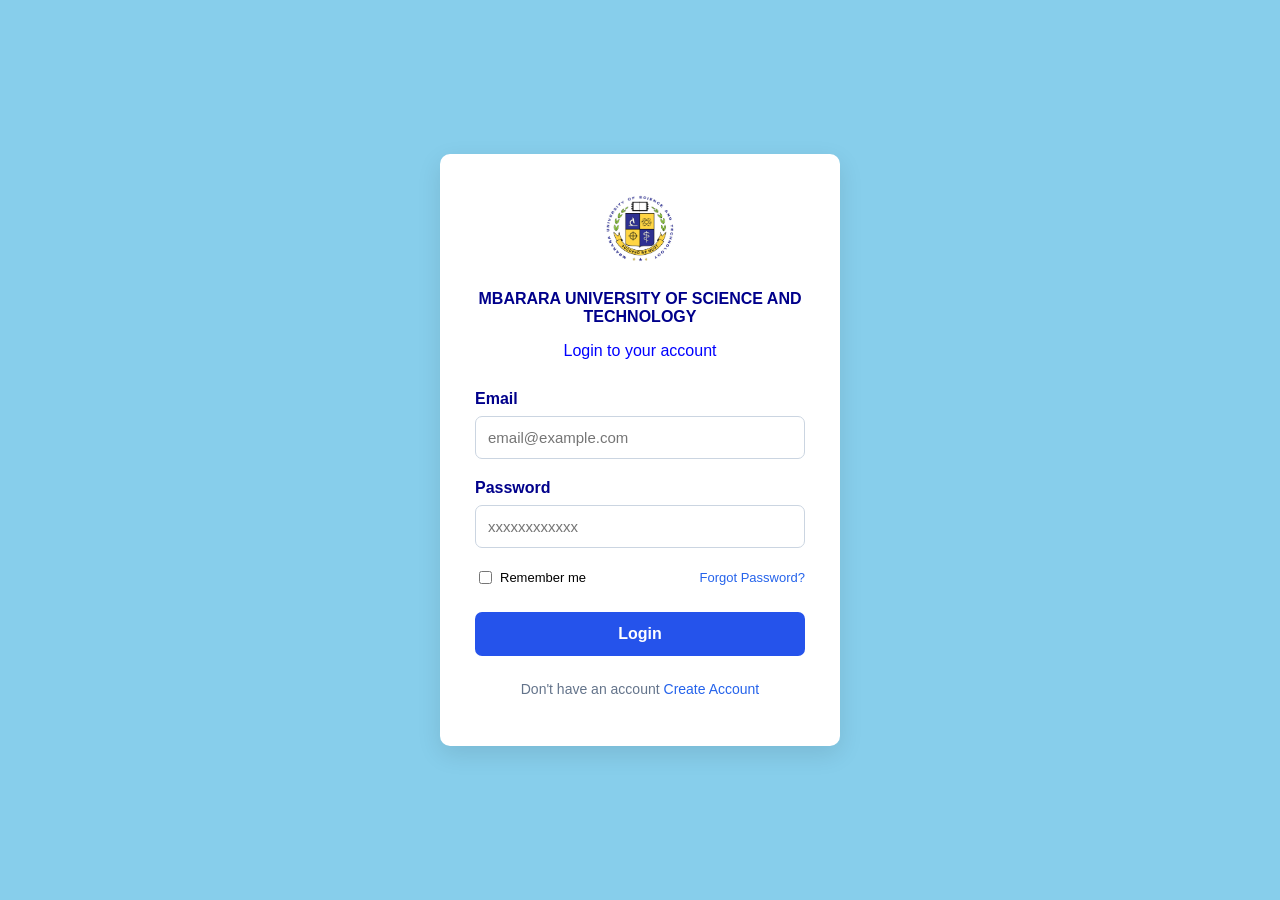
<file: index.html>
<!DOCTYPE html>
<html lang = "en">
<head>
	<meta charset="UTF-8">
	<meta name="viewport" content="width=device-width,initial-scale=1.0">
	<title>My Login Page</title>
	<link rel="stylesheet" href="style.css">
</head>
<body>
	
	<div class="login-card">
		<img src="logo.png"alt="University logo" class="logo">
		<h4>MBARARA UNIVERSITY OF SCIENCE AND TECHNOLOGY</h4>
		<p class="subtitle">Login to your account</p>

		<form>
			<label for="email">Email</label>
			<input type="email" id="email" placeholder="email@example.com" required>
		    <label for="password">Password</label>
		    <input type="password" id="password" placeholder="xxxxxxxxxxxx" required>

		    <div class="options">
		    	<label class="remember">
		    		<input type="checkbox">
		    		Remember me
		    	</label>

		    	<a href="#">Forgot Password?</a>
		    </div>

		    <button type="submit">Login</button>
		</form>

		<p class="signup">
			Don't have an account
			<a href="register.html">Create Account</a>
		</p>

	</div>

</body>
</html>
</file>
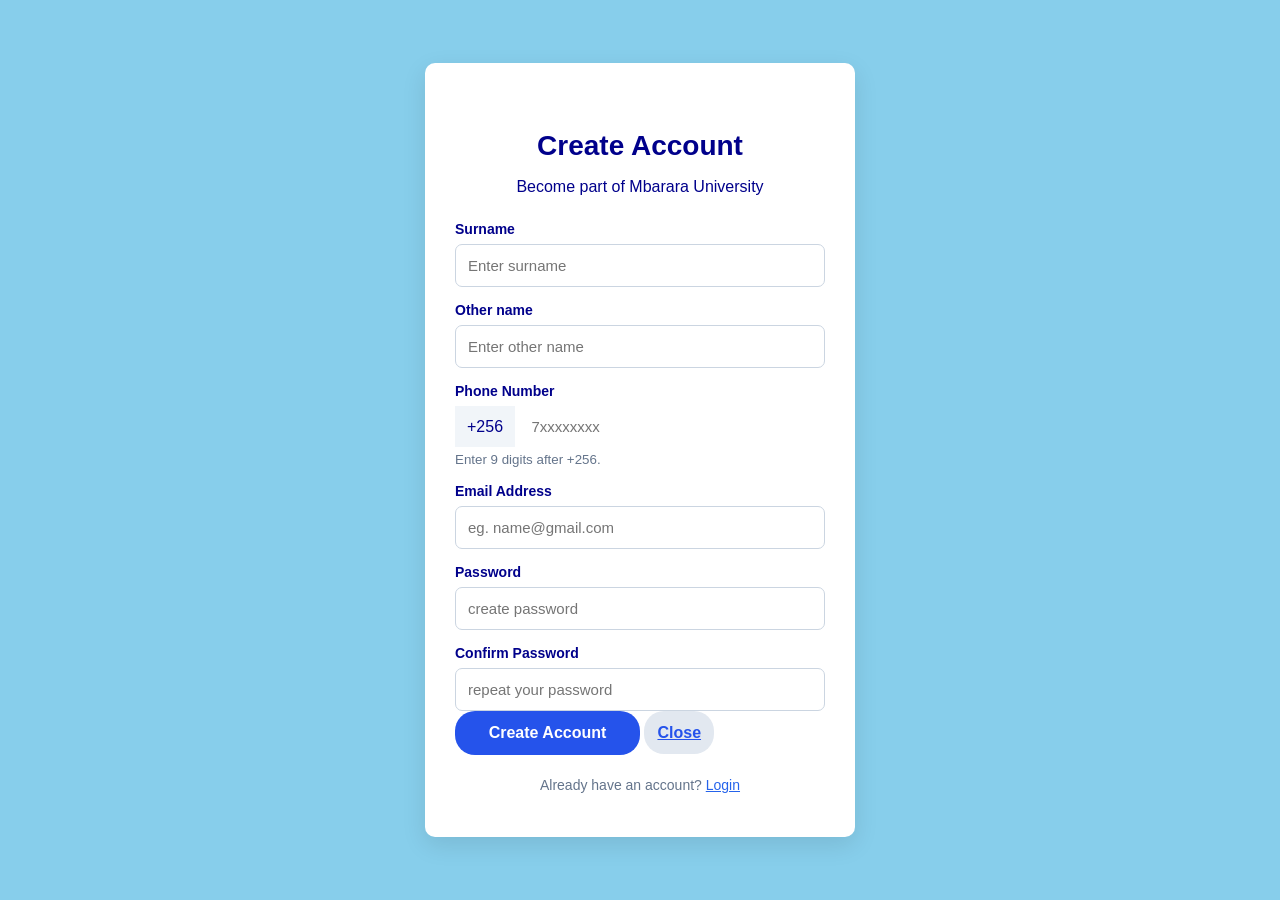
<file: register.html>
<!DOCTYPE html>
<html lang = "en">
<head>
	<meta charset="UTF-8">
	<meta name="viewport" content="width=device-width,initial-scale=1.0">
	<title>Create Account</title>
	<link rel="stylesheet" href="register.css">
</head>
<body>
	
	<div class="register-card">
		<h4>Create Account</h4>
		<p class="subtitle">Become part of Mbarara University</p>

		<form action="#"method="post">
			<label for="surname">Surname</label>
			<input type="text"id="surname"name="surname"placeholder="Enter surname"required>

			<label for="othername">Other name</label>
			<input type="text"id="othername"name="othername"placeholder="Enter other name"required>
            
            <label for="phone">Phone Number</label>
            <div class="phone-field">
            	<span>+256</span>
            	<input type="tel"id="phone"name="phone"placeholder="7xxxxxxxx"pattern="[0-9]{9}" maxlength="9"required>
            </div>

            <small>Enter 9 digits after +256.</small>

            <label for="email">Email Address</label>
            <input type="email"id="email"name="email"placeholder="eg. name@gmail.com"required>

            <label for="password">Password</label>
            <input type="password" id="password"name="password"placeholder="create password"minlength="8"required>

            <label for="confirm">Confirm Password</label>
            <input type="password"id="confirm"name="confirm"placeholder="repeat your password"minlength="8"required>

            <button type="submit">Create Account</button>
            <a href="index.html"class="close-btn">Close</a>
        </form>

        <p class="login-link">
        	Already have an account?
        	<a href="index.html">Login</a>
        </p>
	</div>
</body>
</html>
</file>
<file: style.css>
/*Style the whole page*/
*{
	box-sizing:border-box;
}

body{
	margin: 0;
	font-family: Arial,sans-serif;
	background-color: skyblue;

	display:flex;
    justify-content: center;
    align-items: center;
    min-height: 100vh;
    padding: 20px;
}

/*Login card*/
.login-card{
	background-color: white;
	width: 100%;
	max-width: 400px;
	/*height: 200%;
	max-height: 800px;*/
	padding: 35px;
	border-radius: 10px;
	box-shadow: 0 8px 25px rgba(0, 0, 0, 0.10);
}
h4{
	text-align: center;
	color: darkblue;
	margin-bottom: 10px;
}
.subtitle{
	text-align: center;
	color: blue;
	margin-bottom: 30px;
}
/*Labels*/
form > label{
	display: block;
	margin-bottom:8px;
	color: darkblue;
	font-weight: bold;
}
/* Fields */
form > input{
	width: 100%;
	padding: 12px;
	margin-bottom: 20px;

	border: 1px solid #cbd5e1;
	border-radius: 7px;
	font-size: 15px;
}
/* Highlight an input when selected */
input:focus{
	outline:2px solid #93c5fd;
	border-color: #2563eb;
}
/*Remember me and forgot password*/
.options{
	display:flex;
    justify-content: space-between;
    align-items: center;
    gap: 10px;
    margin-bottom: 25px;
    font-size: 13px;
}
.remember{
	display: flex;
	align-items: center;
	gap: 5px;
}
a{
	color: #2563eb;
	text-decoration: none;
}
a:hover{
	text-decoration: underline;
}

/* Login button */
button{
	width: 100%;
	padding: 13px;

	background-color: #2553eb;
	color: white;

	border: none;
	border-radius: 7px;
	font-size: 16px;
	font-weight: bold;
	cursor: pointer;
}
button:hover{
	background-color: #1d4ed8;
}
/* Bottom Message */
.signup{
	text-align: center;
	margin-top: 25px;
	color: #64748b;
	font-size: 14px;
}

.logo{
	display: block;
	width: 79px;
	height: 79px;
	object-fit: contain;
	margin: 0 auto 15px;
}
</file>
<file: register.css>
/*Style the whole page*/
*{
	box-sizing:border-box;
}

body{
	margin: 0;
	font-family: Arial,sans-serif;
	background-color: skyblue;

	display:flex;
    justify-content: center;
    align-items: center;
    min-height: 100vh;
    padding: 25px 15px;
}
.register-card{
	width:100%;
	max-width: 430px;
	padding: 30px;
	background-color: white;
	border-radius: 10px;
	box-shadow: 0 8px 25px rgba(0, 0, 0, 0.10);
}
h4{
	text-align: center;
	color: darkblue;
	font-size: 28px;
	margin-bottom: 8px;
}
.subtitle{
	text-align: center;
	color: darkblue;
	margin-bottom: 25px;
}
form>label{
	display: block;
	margin:15px 0 7px;
	color: darkblue;
	font-weight: bolder;
	font-size: 14px;
}
form>input{
	width: 100%;
	padding:12px;
	border:1px solid #cbd5e1;
	border-radius: 7px;
	font-size: 15px;
}
input:focus{
	outline: 2px solid #93c5fd;
	border-color: #2563eb;
}
.phone-field span{
	background-color: #f1f5f9;
	padding: 12px;
	color: darkblue;
}
.phone-field input{
	flex: 1;
	min-width: 0;
	padding: 12px;
	border:none;
	outline:none;
	font-size: 15px;
}
small{
	display:inline-block;
	margin-top: 5px;
	color:#64748b;
}
btton, close-btn{
	display: block;
	width: 100px;
	padding: 13px;
	margin-top: 20px;
	border:none;
	border-radius: 7px;
	text-align: center;
	font-size: 15px;
	text-decoration: none;
	cursor:pointer;
}
button{
	width: 50%;
	padding: 13px;

	background-color: #2553eb;
	color: white;

	border: none;
	border-radius: 20px;
	font-size: 16px;
	font-weight: bold;
	cursor: pointer;
}
button:hover{
	background-color: #1d4ed8;
}
.close-btn{
	width: 50%;
	padding: 13px;

	background-color:#e2e8f0;
	color:#2553eb;

	border: none;
	border-radius: 20px;
	font-size: 16px;
	font-weight: bold;
	cursor: pointer;
}
.close-btn:hover{
	background-color:#cbd5e1;
}
.login-link{
	text-align:center;
	margin-top:22px;
	font-size:14px;
	color:#64748b;
}
a{
	color:#2563eb;
}
</file>
